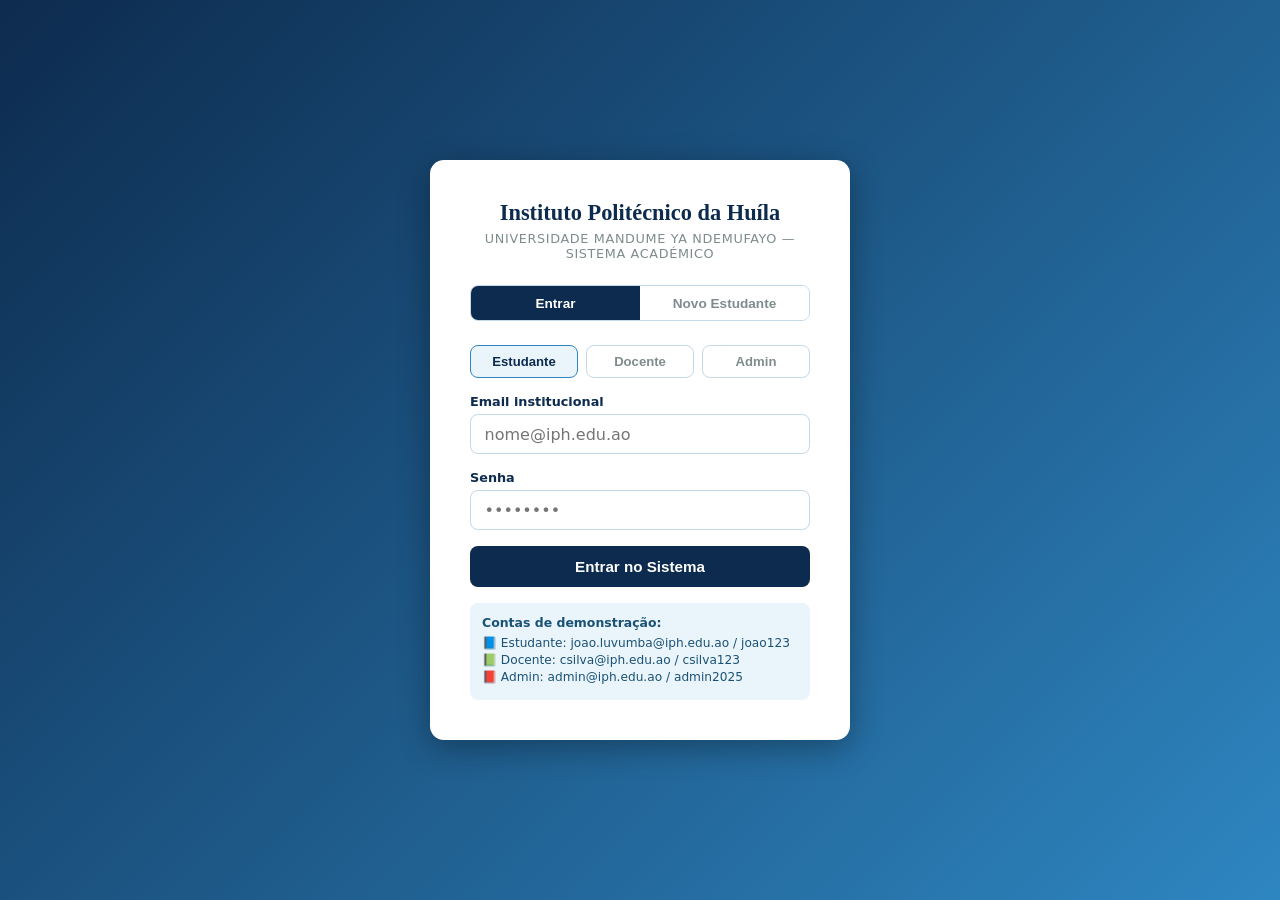
<file: frontend.html>
﻿<!DOCTYPE html>
<html lang="pt">
<head>
<meta charset="UTF-8"/>
<meta name="viewport" content="width=device-width,initial-scale=1.0"/>
<title>IPH/UMN — Sistema Académico</title>
<style>
:root{
  --azul:#0D2B4E;--azul2:#1A5276;--azul3:#2E86C1;--claro:#EAF4FB;
  --borda:#C5D8E8;--fundo:#F3F6FA;--txt:#2C3E50;
  --verde:#1E8449;--vclaro:#E9F7EF;
  --vermelho:#C0392B;--veclaro:#FDEDEC;
  --ouro:#B7770D;--oclaro:#FEF9E7;
  --cinza:#7F8C8D;
  --r:8px;--s:0 2px 10px rgba(13,43,78,.10);
}
*{box-sizing:border-box;margin:0;padding:0}
body{font-family:'Segoe UI',system-ui,sans-serif;background:var(--fundo);color:var(--txt);min-height:100vh}

/* ---- ECRÃ DE LOGIN / CADASTRO ---- */
#ecrã-auth{display:flex;align-items:center;justify-content:center;min-height:100vh;background:linear-gradient(135deg,var(--azul) 0%,var(--azul3) 100%)}
.caixa-auth{background:white;border-radius:14px;box-shadow:0 8px 32px #0005;padding:2.5rem;width:100%;max-width:420px}
.logo-auth{text-align:center;margin-bottom:1.5rem}
.logo-auth h1{font-family:Georgia,serif;font-size:1.4rem;color:var(--azul);margin-bottom:.3rem}
.logo-auth p{font-size:.8rem;color:var(--cinza);text-transform:uppercase;letter-spacing:.05em}
.tabs-auth{display:flex;border:1px solid var(--borda);border-radius:var(--r);overflow:hidden;margin-bottom:1.5rem}
.tab-btn{flex:1;padding:.6rem;font-size:.85rem;font-weight:700;border:0;cursor:pointer;background:white;color:var(--cinza);transition:all .2s}
.tab-btn.activo{background:var(--azul);color:white}
.forma-auth{display:none}.forma-auth.activo{display:block}
.papel-select{display:flex;gap:.5rem;margin-bottom:1rem}
.papel-btn{flex:1;padding:.5rem;border:1px solid var(--borda);border-radius:var(--r);background:white;cursor:pointer;font-size:.82rem;font-weight:600;color:var(--cinza);transition:all .2s}
.papel-btn.activo{border-color:var(--azul3);background:var(--claro);color:var(--azul)}
.campo{margin-bottom:1rem}
.campo label{display:block;font-size:.8rem;font-weight:700;color:var(--azul);margin-bottom:.3rem}
.campo input,.campo select{width:100%;padding:.6rem .85rem;border:1px solid var(--borda);border-radius:var(--r);font:inherit;color:var(--txt)}
.campo input:focus,.campo select:focus{outline:2px solid var(--azul3);border-color:var(--azul3)}
.btn-principal{width:100%;padding:.75rem;background:var(--azul);color:white;border:0;border-radius:var(--r);font-size:.95rem;font-weight:700;cursor:pointer;transition:background .2s}
.btn-principal:hover{background:var(--azul2)}
.msg-auth{margin-top:.75rem;padding:.6rem .9rem;border-radius:var(--r);font-size:.84rem;display:none}
.msg-auth.erro{background:var(--veclaro);color:var(--vermelho);display:block}
.msg-auth.ok{background:var(--vclaro);color:var(--verde);display:block}
.dica-auth{margin-top:1rem;background:var(--claro);border-radius:var(--r);padding:.75rem;font-size:.76rem;color:var(--azul2)}
.dica-auth strong{display:block;margin-bottom:.35rem;font-size:.78rem}
.dica-auth span{display:block;margin:.2rem 0}

/* ---- LAYOUT PRINCIPAL ---- */
#ecrã-app{display:none}
header{background:var(--azul);color:white;padding:0 1.5rem;height:60px;display:flex;align-items:center;justify-content:space-between;position:sticky;top:0;z-index:10;box-shadow:0 2px 8px #0004}
.header-esq{display:flex;align-items:center;gap:1rem}
.header-esq h1{font-family:Georgia,serif;font-size:1rem;font-weight:400}
.header-esq h1 span{display:block;font-size:.7rem;color:#aac5e0;text-transform:uppercase}
.badge-papel{padding:.25rem .75rem;border-radius:999px;font-size:.7rem;font-weight:700;text-transform:uppercase}
.badge-estudante{background:#1A5276;border:1px solid #2E86C1}
.badge-docente{background:#1E5631;border:1px solid #27AE60}
.badge-admin{background:#6E2F00;border:1px solid #E67E22}
#btn-logout{background:transparent;border:1px solid #aac5e0;color:white;padding:.3rem .8rem;border-radius:var(--r);cursor:pointer;font-size:.8rem}
#btn-logout:hover{background:#ffffff22}
#nome-utilizador{font-size:.82rem;color:#cce0f5}

.layout{display:grid;grid-template-columns:220px 1fr;min-height:calc(100vh - 60px)}
nav{background:white;border-right:1px solid var(--borda);padding:1rem 0;position:sticky;top:60px;height:calc(100vh - 60px);overflow-y:auto}
.nav-label{font-size:.65rem;color:#94A3B8;text-transform:uppercase;letter-spacing:.07em;padding:.65rem 1.1rem .3rem}
nav a{display:flex;align-items:center;gap:.5rem;padding:.6rem 1.1rem;border-left:3px solid transparent;color:var(--txt);text-decoration:none;font-size:.86rem;cursor:pointer;transition:all .15s}
nav a:hover,nav a.activo{background:var(--claro);border-left-color:var(--azul3);color:var(--azul);font-weight:600}
.nav-tag{margin-left:auto;font-size:.6rem;border:1px solid #C5D8E8;border-radius:999px;padding:.04rem .4rem;color:var(--azul2)}

main{padding:1.75rem;max-width:1150px}
.painel{display:none}.painel.activo{display:block}
.topo{border-bottom:2px solid var(--claro);margin-bottom:1.25rem;padding-bottom:.85rem}
.topo h2{font-family:Georgia,serif;color:var(--azul);font-size:1.35rem}
.topo p{font-size:.85rem;color:var(--cinza);margin-top:.2rem}
.chip{display:inline-block;font-size:.65rem;font-weight:700;text-transform:uppercase;padding:.15rem .55rem;border-radius:999px;margin-bottom:.4rem}
.chip-info{background:var(--claro);color:var(--azul2);border:1px solid #C5D8E8}
.chip-crud{background:var(--vclaro);color:var(--verde);border:1px solid #A9DFBF}
.chip-owl{background:var(--oclaro);color:var(--ouro);border:1px solid #F9E79F}
.chip-admin{background:#FBEEE6;color:#784212;border:1px solid #FAD7A0}

.card{background:white;border:1px solid var(--borda);border-radius:var(--r);box-shadow:var(--s);padding:1rem 1.25rem;margin-bottom:1rem}
.grid{display:grid;grid-template-columns:repeat(auto-fill,minmax(240px,1fr));gap:1rem}
.mini{background:white;border:1px solid var(--borda);border-radius:var(--r);box-shadow:var(--s);padding:1rem}
.mini h3{font-size:.93rem;color:var(--azul);margin-bottom:.3rem}
.mini p{font-size:.8rem;color:var(--cinza);margin:.15rem 0}

.toolbar{display:flex;gap:.5rem;flex-wrap:wrap;margin-bottom:1rem}
.btn{border:0;border-radius:var(--r);padding:.5rem .9rem;font-weight:700;cursor:pointer;font-size:.82rem;transition:all .15s}
.btn-pri{background:var(--azul);color:white}.btn-pri:hover{background:var(--azul2)}
.btn-sec{background:white;color:var(--azul2);border:1px solid var(--borda)}.btn-sec:hover{background:var(--claro)}
.btn-verde{background:var(--verde);color:white}.btn-verde:hover{background:#196F3D}
.btn-danger{background:var(--veclaro);color:var(--vermelho);border:1px solid #F5B7B1}

.formgrid{display:grid;grid-template-columns:1fr 1fr;gap:1rem}
.fg{margin-bottom:.85rem}
.fg label{display:block;font-size:.8rem;font-weight:700;color:var(--azul);margin-bottom:.3rem}
.fg input,.fg select{width:100%;padding:.5rem .75rem;border:1px solid var(--borda);border-radius:var(--r);font:inherit;color:var(--txt)}
.fg input:focus,.fg select:focus{outline:2px solid var(--azul3)}

.wrap{overflow-x:auto;border:1px solid var(--borda);border-radius:var(--r);background:white;box-shadow:var(--s);margin-bottom:1rem}
table{width:100%;border-collapse:collapse;font-size:.83rem}
th{background:var(--azul);color:white;text-align:left;padding:.65rem .85rem;text-transform:uppercase;font-size:.72rem;white-space:nowrap}
td{padding:.6rem .85rem;border-bottom:1px solid var(--borda);vertical-align:middle}
tr:last-child td{border-bottom:0}
tr:hover td{background:var(--claro)}

.pill{display:inline-flex;border-radius:999px;background:var(--claro);color:var(--azul);padding:.14rem .5rem;font-size:.7rem;margin:.1rem}
.pill-bolsa{background:var(--oclaro);color:var(--ouro);border:1px solid #F9E79F}
.pill-rep{background:var(--veclaro);color:var(--vermelho);border:1px solid #F5B7B1}
.pill-apr{background:var(--vclaro);color:var(--verde);border:1px solid #A9DFBF}

.alerta{padding:.7rem 1rem;border-radius:var(--r);font-size:.86rem;margin-bottom:1rem}
.alerta-ok{background:var(--vclaro);color:var(--verde);border:1px solid #A9DFBF}
.alerta-err{background:var(--veclaro);color:var(--vermelho);border:1px solid #F5B7B1}
.alerta-info{background:var(--claro);color:var(--azul);border:1px solid #C5D8E8}

.estado{text-align:center;color:var(--cinza);padding:2.5rem 1rem;font-size:.9rem}
.nota-owl{background:var(--oclaro);border-left:4px solid var(--ouro);padding:.7rem 1rem;border-radius:0 var(--r) var(--r) 0;font-size:.81rem;color:var(--ouro);margin-bottom:1rem}

.resumo-grid{display:grid;grid-template-columns:repeat(auto-fill,minmax(150px,1fr));gap:1rem;margin-bottom:1.5rem}
.resumo-card{background:white;border:1px solid var(--borda);border-radius:var(--r);box-shadow:var(--s);padding:1.25rem;text-align:center}
.resumo-card .num{font-size:2rem;font-weight:700;color:var(--azul);line-height:1}
.resumo-card .label{font-size:.75rem;color:var(--cinza);margin-top:.35rem;text-transform:uppercase}

footer{background:var(--azul);color:#8EACC5;text-align:center;font-size:.72rem;padding:.65rem;margin-top:2rem}

@media(max-width:760px){
  .layout{grid-template-columns:1fr}
  nav{position:static;height:auto}
  .formgrid{grid-template-columns:1fr}
  main{padding:1rem}
  header{padding:0 1rem}
}
</style>
</head>
<body>

<!-- ===================== ECRÃ AUTH ===================== -->
<div id="ecrã-auth">
<div class="caixa-auth">
  <div class="logo-auth">
    <h1>Instituto Politécnico da Huíla</h1>
    <p>Universidade Mandume Ya Ndemufayo — Sistema Académico</p>
  </div>

  <div class="tabs-auth">
    <button class="tab-btn activo" onclick="mudarTab('login')">Entrar</button>
    <button class="tab-btn" onclick="mudarTab('cadastro')">Novo Estudante</button>
  </div>

  <!-- LOGIN -->
  <div class="forma-auth activo" id="tab-login">
    <div class="papel-select">
      <button class="papel-btn activo" onclick="selecionarPapel(this,'estudante')">Estudante</button>
      <button class="papel-btn" onclick="selecionarPapel(this,'docente')">Docente</button>
      <button class="papel-btn" onclick="selecionarPapel(this,'admin')">Admin</button>
    </div>
    <div class="campo"><label>Email institucional</label><input id="login-email" type="email" placeholder="nome@iph.edu.ao"></div>
    <div class="campo"><label>Senha</label><input id="login-senha" type="password" placeholder="••••••••"></div>
    <button class="btn-principal" onclick="fazerLogin()">Entrar no Sistema</button>
    <div id="msg-login" class="msg-auth"></div>
    <div class="dica-auth">
      <strong>Contas de demonstração:</strong>
      <span>📘 Estudante: joao.luvumba@iph.edu.ao / joao123</span>
      <span>📗 Docente: csilva@iph.edu.ao / csilva123</span>
      <span>📕 Admin: admin@iph.edu.ao / admin2025</span>
    </div>
  </div>

  <!-- CADASTRO ESTUDANTE -->
  <div class="forma-auth" id="tab-cadastro">
    <div class="campo"><label>Nome completo</label><input id="cad-nome" placeholder="João Manuel Luvumba"></div>
    <div class="campo"><label>Email institucional</label><input id="cad-email" type="email" placeholder="nome@iph.edu.ao"></div>
    <div class="campo"><label>Número de estudante</label><input id="cad-numero" placeholder="2025/INF/001"></div>
    <div class="campo"><label>Curso</label>
      <select id="cad-curso">
        <option value="CursoInformatica">Lic. em Engenharia Informática</option>
        <option value="CursoMecanica">Lic. em Engenharia Mecânica</option>
        <option value="CursoGestao">Lic. em Gestão de Empresas</option>
      </select>
    </div>
    <div class="campo"><label>Senha</label><input id="cad-senha" type="password" placeholder="Mínimo 6 caracteres"></div>
    <div class="campo"><label>Bolsa de estudo (AOA, opcional)</label><input id="cad-bolsa" type="number" placeholder="Ex: 75000"></div>
    <button class="btn-principal" onclick="fazerCadastro()">Criar Conta</button>
    <div id="msg-cadastro" class="msg-auth"></div>
  </div>
</div>
</div>

<!-- ===================== ECRÃ APP ===================== -->
<div id="ecrã-app">
<header>
  <div class="header-esq">
    <h1>IPH — Sistema Académico<span>Instituto Politécnico da Huíla / UMN</span></h1>
    <span id="badge-papel" class="badge-papel"></span>
  </div>
  <div style="display:flex;align-items:center;gap:.75rem">
    <span id="nome-utilizador"></span>
    <button id="btn-logout" onclick="fazerLogout()">Sair</button>
  </div>
</header>

<div class="layout">
<nav id="nav-lateral"></nav>
<main id="conteudo-main">
  <!-- Painéis gerados dinamicamente conforme o papel -->

  <!-- ========== ESTUDANTE ========== -->
  <section id="painel-minha-area" class="painel">
    <div class="topo"><span class="chip chip-info">Minha Área</span><h2>Perfil Académico</h2><p>Os teus dados, curso e situação académica.</p></div>
    <div class="toolbar"><button class="btn btn-pri" onclick="carregarMinhaArea()">Actualizar</button></div>
    <div id="conteudo-minha-area"></div>
  </section>

  <section id="painel-minhas-avaliacoes" class="painel">
    <div class="topo"><span class="chip chip-info">Notas</span><h2>As Minhas Avaliações</h2><p>Resultados das tuas avaliações por disciplina.</p></div>
    <div class="toolbar"><button class="btn btn-pri" onclick="carregarMinhasAvaliacoes()">Actualizar</button></div>
    <div id="conteudo-minhas-avaliacoes"></div>
  </section>

  <section id="painel-meus-colegas" class="painel">
    <div class="topo"><span class="chip chip-owl">Simetria OWL</span><h2>Os Meus Colegas</h2><p>Relação colegaDe inferida por simetria OWL-RL.</p></div>
    <div class="toolbar"><button class="btn btn-pri" onclick="carregarMeusColegas()">Actualizar</button></div>
    <div id="conteudo-meus-colegas"></div>
  </section>

  <!-- ========== DOCENTE ========== -->
  <section id="painel-minhas-disciplinas" class="painel">
    <div class="topo"><span class="chip chip-info">Docente</span><h2>As Minhas Disciplinas</h2><p>Disciplinas atribuídas ao teu perfil docente.</p></div>
    <div class="toolbar"><button class="btn btn-pri" onclick="carregarMinhasDisciplinas()">Actualizar</button></div>
    <div id="conteudo-minhas-disciplinas"></div>
  </section>

  <section id="painel-turma" class="painel">
    <div class="topo"><span class="chip chip-info">Turma</span><h2>Estudantes por Turma</h2><p>Selecciona a disciplina para ver os estudantes inscritos.</p></div>
    <div class="card">
      <div class="fg"><label>Disciplina</label><select id="sel-turma-disc"></select></div>
      <button class="btn btn-pri" onclick="carregarTurma()">Ver Turma</button>
    </div>
    <div id="conteudo-turma"></div>
  </section>

  <section id="painel-lancar-nota" class="painel">
    <div class="topo"><span class="chip chip-crud">CRUD</span><h2>Lançar Avaliação</h2><p>Regista ou edita notas dos estudantes nas tuas disciplinas.</p></div>
    <div id="msg-nota"></div>
    <div class="card">
      <div class="formgrid">
        <div class="fg"><label>ID da Avaliação</label><input id="nota-id" placeholder="Av011"></div>
        <div class="fg"><label>Data</label><input id="nota-data" type="date"></div>
        <div class="fg"><label>Estudante</label><select id="nota-estudante"></select></div>
        <div class="fg"><label>Disciplina</label><select id="nota-disciplina"></select></div>
        <div class="fg"><label>Nota (0–20)</label><input id="nota-valor" type="number" min="0" max="20" step="0.1"></div>
      </div>
      <div class="toolbar">
        <button id="btn-nota" class="btn btn-verde" onclick="guardarNota()">Lançar Nota</button>
        <button class="btn btn-sec" onclick="limparFormNota()">Limpar</button>
      </div>
    </div>
    <div class="toolbar"><button class="btn btn-pri" onclick="carregarTodasAvaliacoes()">Ver Todas as Avaliações</button></div>
    <div id="conteudo-avaliacoes-doc"></div>
  </section>

  <!-- ========== PÚBLICO / SEMÂNTICA ========== -->
  <section id="painel-estudantes" class="painel">
    <div class="topo"><span class="chip chip-info">Consulta</span><h2>Estudantes</h2><p>Lista completa de estudantes matriculados.</p></div>
    <div class="toolbar"><button class="btn btn-pri" onclick="carregarEstudantes()">Actualizar</button></div>
    <div id="conteudo-estudantes"></div>
  </section>

  <section id="painel-docentes" class="painel">
    <div class="topo"><span class="chip chip-info">Consulta</span><h2>Docentes</h2><p>Corpo docente, departamentos e disciplinas.</p></div>
    <div class="toolbar"><button class="btn btn-pri" onclick="carregarDocentes()">Carregar</button></div>
    <div id="conteudo-docentes"></div>
  </section>

  <section id="painel-disciplinas" class="painel">
    <div class="topo"><span class="chip chip-info">Consulta</span><h2>Disciplinas</h2><p>Código, carga horária, curso e pré-requisitos.</p></div>
    <div class="toolbar"><button class="btn btn-pri" onclick="carregarDisciplinas()">Carregar</button></div>
    <div id="conteudo-disciplinas"></div>
  </section>

  <section id="painel-bolseiros" class="painel">
    <div class="topo"><span class="chip chip-owl">Semântica</span><h2>Estudantes Bolseiros</h2><p>Classe EstudanteBolseiro com valor de bolsa em AOA.</p></div>
    <div class="toolbar"><button class="btn btn-pri" onclick="carregarBolseiros()">Carregar</button></div>
    <div id="conteudo-bolseiros"></div>
  </section>

  <section id="painel-prerequisitos" class="painel">
    <div class="topo"><span class="chip chip-owl">OWL Transitivo</span><h2>Pré-Requisitos</h2><p>Directos e indirectos inferidos por transitividade OWL-RL.</p></div>
    <div class="nota-owl">⚙️ O <em>reasoner</em> infere automaticamente cadeias de pré-requisitos — ex: BDIII exige BDII que exige BDI.</div>
    <div class="card">
      <div class="fg"><label>Disciplina</label><select id="sel-prereq-disc"></select></div>
      <button class="btn btn-pri" onclick="carregarPrerequisitos()">Consultar</button>
    </div>
    <div id="conteudo-prerequisitos"></div>
  </section>

  <section id="painel-elegiveis" class="painel">
    <div class="topo"><span class="chip chip-owl">OWL</span><h2>Estudantes Elegíveis</h2><p>Cumprem todos os pré-requisitos e ainda não frequentam a disciplina.</p></div>
    <div class="card">
      <div class="fg"><label>Disciplina</label><select id="sel-eleg-disc"></select></div>
      <button class="btn btn-pri" onclick="carregarElegiveis()">Ver Elegíveis</button>
    </div>
    <div id="conteudo-elegiveis"></div>
  </section>

  <section id="painel-reprovados" class="painel">
    <div class="topo"><span class="chip chip-owl">Semântica</span><h2>Reprovações</h2><p>Estudantes com nota inferior a 10 — marcados semanticamente no grafo.</p></div>
    <div class="toolbar"><button class="btn btn-pri" onclick="carregarReprovados()">Carregar</button></div>
    <div id="conteudo-reprovados"></div>
  </section>

  <section id="painel-estatisticas" class="painel">
    <div class="topo"><span class="chip chip-owl">SPARQL</span><h2>Estatísticas</h2><p>Médias por disciplina via consulta SPARQL com propriedade inversa.</p></div>
    <div class="toolbar"><button class="btn btn-pri" onclick="carregarEstatisticas()">Carregar</button></div>
    <div id="conteudo-estatisticas"></div>
  </section>

  <!-- ========== ADMIN ========== -->
  <section id="painel-admin-resumo" class="painel">
    <div class="topo"><span class="chip chip-admin">Admin</span><h2>Resumo Institucional</h2><p>IPH / UMN — contagem de entidades no grafo RDF.</p></div>
    <div class="toolbar"><button class="btn btn-pri" onclick="carregarResumo()">Actualizar</button></div>
    <div id="conteudo-resumo"></div>
  </section>

  <section id="painel-admin-dep" class="painel">
    <div class="topo"><span class="chip chip-admin">CRUD</span><h2>Departamentos</h2><p>Gerir departamentos da IPH/UMN.</p></div>
    <div id="msg-dep"></div>
    <div class="card">
      <div class="formgrid">
        <div class="fg"><label>ID (sem espaços)</label><input id="dep-id" placeholder="DCI"></div>
        <div class="fg"><label>Sigla</label><input id="dep-sigla" placeholder="DCI"></div>
      </div>
      <div class="fg"><label>Nome completo</label><input id="dep-nome" placeholder="Departamento de Ciências Informáticas"></div>
      <div class="toolbar">
        <button id="btn-dep" class="btn btn-verde" onclick="guardarDep()">Criar Departamento</button>
        <button class="btn btn-sec" onclick="limparDep()">Limpar</button>
      </div>
    </div>
    <div class="toolbar"><button class="btn btn-pri" onclick="carregarDeps()">Actualizar Lista</button></div>
    <div id="conteudo-dep"></div>
  </section>

  <section id="painel-admin-cursos" class="painel">
    <div class="topo"><span class="chip chip-admin">CRUD</span><h2>Cursos</h2><p>Gerir licenciaturas e associar a departamentos.</p></div>
    <div id="msg-curso"></div>
    <div class="card">
      <div class="formgrid">
        <div class="fg"><label>ID (sem espaços)</label><input id="curso-id" placeholder="CursoEngCivil"></div>
        <div class="fg"><label>Departamento</label><select id="curso-dep"></select></div>
      </div>
      <div class="fg"><label>Nome do curso</label><input id="curso-nome" placeholder="Licenciatura em Engenharia Civil"></div>
      <div class="toolbar">
        <button id="btn-curso" class="btn btn-verde" onclick="guardarCurso()">Criar Curso</button>
        <button class="btn btn-sec" onclick="limparCurso()">Limpar</button>
      </div>
    </div>
    <div class="toolbar"><button class="btn btn-pri" onclick="carregarCursosList()">Actualizar Lista</button></div>
    <div id="conteudo-cursos"></div>
  </section>

  <section id="painel-admin-docentes" class="painel">
    <div class="topo"><span class="chip chip-admin">CRUD</span><h2>Docentes</h2><p>Registar e gerir o corpo docente.</p></div>
    <div id="msg-admin-doc"></div>
    <div class="card">
      <div class="formgrid">
        <div class="fg"><label>ID RDF</label><input id="adoc-id" placeholder="ProfSousa"></div>
        <div class="fg"><label>Departamento</label><select id="adoc-dep"></select></div>
        <div class="fg"><label>Nome</label><input id="adoc-nome" placeholder="Maria Sousa"></div>
        <div class="fg"><label>Email (@iph.edu.ao)</label><input id="adoc-email" type="email" placeholder="msousa@iph.edu.ao"></div>
      </div>
      <div class="toolbar">
        <button class="btn btn-verde" onclick="criarDocente()">Criar Docente</button>
        <button class="btn btn-sec" onclick="limparDocAdmin()">Limpar</button>
      </div>
    </div>
    <div class="toolbar"><button class="btn btn-pri" onclick="carregarDocentesAdmin()">Actualizar Lista</button></div>
    <div id="conteudo-docentes-admin"></div>
  </section>

  <section id="painel-admin-disciplinas" class="painel">
    <div class="topo"><span class="chip chip-admin">CRUD</span><h2>Disciplinas</h2><p>Gerir disciplinas, pré-requisitos e afectação de docentes.</p></div>
    <div id="msg-disc"></div>
    <div class="card">
      <div class="formgrid">
        <div class="fg"><label>ID RDF</label><input id="disc-id" placeholder="ArqSistemas"></div>
        <div class="fg"><label>Código</label><input id="disc-codigo" placeholder="INF401"></div>
        <div class="fg"><label>Nome</label><input id="disc-nome" placeholder="Arquitectura de Sistemas"></div>
        <div class="fg"><label>Carga Horária (h)</label><input id="disc-carga" type="number" placeholder="4"></div>
        <div class="fg"><label>Curso</label><select id="disc-curso"></select></div>
        <div class="fg"><label>Docente</label><select id="disc-docente"><option value="">— Sem docente —</option></select></div>
      </div>
      <div class="toolbar">
        <button class="btn btn-verde" onclick="criarDisciplina()">Criar Disciplina</button>
        <button class="btn btn-sec" onclick="limparDiscAdmin()">Limpar</button>
      </div>
    </div>
    <div class="toolbar"><button class="btn btn-pri" onclick="carregarDiscAdmin()">Actualizar Lista</button></div>
    <div id="conteudo-disc-admin"></div>
  </section>

</main>
</div>
<footer>Instituto Politécnico da Huíla · Universidade Mandume Ya Ndemufayo · Sistema de Gestão Académica v3.0 · Web Semântica OWL-RL + SPARQL</footer>
</div>

<script>
const API = '';
let papelActual = '';
let idRdfActual = '';

// ============================================================
//  AUTH
// ============================================================
function mudarTab(tab) {
  document.querySelectorAll('.tab-btn').forEach((b,i) => b.classList.toggle('activo', (i===0&&tab==='login')||(i===1&&tab==='cadastro')));
  document.getElementById('tab-login').classList.toggle('activo', tab==='login');
  document.getElementById('tab-cadastro').classList.toggle('activo', tab==='cadastro');
}

function selecionarPapel(btn) {
  document.querySelectorAll('.papel-btn').forEach(b => b.classList.remove('activo'));
  btn.classList.add('activo');
  const dicas = {
    estudante: 'joao.luvumba@iph.edu.ao / joao123',
    docente:   'csilva@iph.edu.ao / csilva123',
    admin:     'admin@iph.edu.ao / admin2025'
  };
  const p = btn.textContent.trim().toLowerCase();
  document.getElementById('login-email').value = '';
  document.getElementById('login-senha').value = '';
}

async function fazerLogin() {
  const email = document.getElementById('login-email').value.trim();
  const senha = document.getElementById('login-senha').value;
  const msg = document.getElementById('msg-login');
  msg.className = 'msg-auth'; msg.textContent = '';
  if (!email || !senha) { msg.className='msg-auth erro'; msg.textContent='Preenche o email e a senha.'; return; }
  try {
    const r = await fetch(`${API}/auth/login`, {method:'POST',headers:{'Content-Type':'application/json'},body:JSON.stringify({email,senha}),credentials:'include'});
    const d = await r.json();
    if (!r.ok) { msg.className='msg-auth erro'; msg.textContent=d.erro||'Erro ao entrar.'; return; }
    papelActual = d.papel; idRdfActual = d.id_rdf;
    entrarNoApp(d);
  } catch(e) { msg.className='msg-auth erro'; msg.textContent='Não foi possível ligar ao servidor.'; }
}

async function fazerCadastro() {
  const nome = document.getElementById('cad-nome').value.trim();
  const email = document.getElementById('cad-email').value.trim();
  const numero = document.getElementById('cad-numero').value.trim();
  const curso = document.getElementById('cad-curso').value;
  const senha = document.getElementById('cad-senha').value;
  const bolsa = document.getElementById('cad-bolsa').value;
  const msg = document.getElementById('msg-cadastro');
  msg.className='msg-auth'; msg.textContent='';
  if (!nome||!email||!numero||!senha) { msg.className='msg-auth erro'; msg.textContent='Preenche todos os campos obrigatórios.'; return; }
  try {
    const r = await fetch(`${API}/auth/cadastro`, {method:'POST',headers:{'Content-Type':'application/json'},body:JSON.stringify({nome,email,numero,curso,senha,valor_bolsa:bolsa||null}),credentials:'include'});
    const d = await r.json();
    if (!r.ok) { msg.className='msg-auth erro'; msg.textContent=d.erro||'Erro.'; return; }
    msg.className='msg-auth ok'; msg.textContent='Conta criada! Entra com o teu email e senha.';
    setTimeout(()=>mudarTab('login'),2000);
  } catch(e) { msg.className='msg-auth erro'; msg.textContent='Erro de ligação.'; }
}

async function fazerLogout() {
  await fetch(`${API}/auth/logout`,{method:'POST',credentials:'include'});
  document.getElementById('ecrã-app').style.display='none';
  document.getElementById('ecrã-auth').style.display='flex';
  papelActual=''; idRdfActual='';
}

function entrarNoApp(info) {
  document.getElementById('ecrã-auth').style.display='none';
  document.getElementById('ecrã-app').style.display='block';
  const badge = document.getElementById('badge-papel');
  badge.textContent = info.papel;
  badge.className = `badge-papel badge-${info.papel}`;
  document.getElementById('nome-utilizador').textContent = info.email;
  construirNav(info.papel);
  // Painel inicial por papel
  if (info.papel==='estudante') { mostrar('minha-area'); carregarMinhaArea(); }
  else if (info.papel==='docente') { mostrar('minhas-disciplinas'); carregarMinhasDisciplinas(); }
  else { mostrar('admin-resumo'); carregarResumo(); }
}

function construirNav(papel) {
  const nav = document.getElementById('nav-lateral');
  const secoes = {
    estudante: `
      <div class="nav-label">Minha Área</div>
      <a onclick="mostrar('minha-area');carregarMinhaArea()">📋 Perfil Académico</a>
      <a onclick="mostrar('minhas-avaliacoes');carregarMinhasAvaliacoes()">📊 As Minhas Notas</a>
      <a onclick="mostrar('meus-colegas');carregarMeusColegas()">👥 Colegas <span class="nav-tag">OWL</span></a>
      <div class="nav-label">Consultar</div>
      <a onclick="mostrar('estudantes');carregarEstudantes()">Estudantes</a>
      <a onclick="mostrar('docentes');carregarDocentes()">Docentes</a>
      <a onclick="mostrar('disciplinas');carregarDisciplinas()">Disciplinas</a>
      <a onclick="mostrar('bolseiros');carregarBolseiros()">Bolseiros <span class="nav-tag">AOA</span></a>
      <div class="nav-label">Semântica</div>
      <a onclick="mostrar('prerequisitos');carregarSelsDisciplinas()">Pré-Requisitos <span class="nav-tag">OWL</span></a>
      <a onclick="mostrar('elegiveis');carregarSelsDisciplinas()">Elegíveis <span class="nav-tag">OWL</span></a>
      <a onclick="mostrar('reprovados');carregarReprovados()">Reprovações <span class="nav-tag">RDF</span></a>
      <a onclick="mostrar('estatisticas');carregarEstatisticas()">Estatísticas <span class="nav-tag">SPARQL</span></a>`,
    docente: `
      <div class="nav-label">Área Docente</div>
      <a onclick="mostrar('minhas-disciplinas');carregarMinhasDisciplinas()">📚 As Minhas Disciplinas</a>
      <a onclick="mostrar('turma');carregarSelTurma()">👥 Turma</a>
      <a onclick="mostrar('lancar-nota');carregarFormNota()">✏️ Lançar Avaliação <span class="nav-tag">CRUD</span></a>
      <div class="nav-label">Consultar</div>
      <a onclick="mostrar('estudantes');carregarEstudantes()">Estudantes</a>
      <a onclick="mostrar('docentes');carregarDocentes()">Docentes</a>
      <a onclick="mostrar('disciplinas');carregarDisciplinas()">Disciplinas</a>
      <div class="nav-label">Semântica</div>
      <a onclick="mostrar('prerequisitos');carregarSelsDisciplinas()">Pré-Requisitos <span class="nav-tag">OWL</span></a>
      <a onclick="mostrar('elegiveis');carregarSelsDisciplinas()">Elegíveis <span class="nav-tag">OWL</span></a>
      <a onclick="mostrar('reprovados');carregarReprovados()">Reprovações <span class="nav-tag">RDF</span></a>
      <a onclick="mostrar('estatisticas');carregarEstatisticas()">Estatísticas <span class="nav-tag">SPARQL</span></a>`,
    admin: `
      <div class="nav-label">Administração</div>
      <a onclick="mostrar('admin-resumo');carregarResumo()">🏛️ Resumo Institucional</a>
      <a onclick="mostrar('admin-dep');carregarDeps()">Departamentos <span class="nav-tag">CRUD</span></a>
      <a onclick="mostrar('admin-cursos');carregarCursosList()">Cursos <span class="nav-tag">CRUD</span></a>
      <a onclick="mostrar('admin-docentes');carregarDocentesAdmin()">Docentes <span class="nav-tag">CRUD</span></a>
      <a onclick="mostrar('admin-disciplinas');carregarDiscAdmin()">Disciplinas <span class="nav-tag">CRUD</span></a>
      <div class="nav-label">Consultar</div>
      <a onclick="mostrar('estudantes');carregarEstudantes()">Estudantes</a>
      <a onclick="mostrar('bolseiros');carregarBolseiros()">Bolseiros <span class="nav-tag">AOA</span></a>
      <div class="nav-label">Semântica</div>
      <a onclick="mostrar('prerequisitos');carregarSelsDisciplinas()">Pré-Requisitos <span class="nav-tag">OWL</span></a>
      <a onclick="mostrar('reprovados');carregarReprovados()">Reprovações <span class="nav-tag">RDF</span></a>
      <a onclick="mostrar('estatisticas');carregarEstatisticas()">Estatísticas <span class="nav-tag">SPARQL</span></a>`
  };
  nav.innerHTML = secoes[papel] || '';
}

function mostrar(id) {
  document.querySelectorAll('.painel').forEach(p=>p.classList.remove('activo'));
  const el = document.getElementById(`painel-${id}`);
  if (el) el.classList.add('activo');
  document.querySelectorAll('nav a').forEach(a=>a.classList.remove('activo'));
}

// ============================================================
//  HELPERS
// ============================================================
async function api(path, opts={}) {
  return fetch(`${API}${path}`, {credentials:'include',...opts,headers:{'Content-Type':'application/json',...(opts.headers||{})}});
}

function pill(txt, cls='') { return `<span class="pill ${cls}">${txt}</span>`; }
function situacaoPill(nota) {
  if (nota===null||nota===undefined) return '';
  return nota >= 10 ? pill('Aprovado ✓','pill-apr') : pill(`Reprovado ${nota}< 10`,'pill-rep');
}
function mostrarMsg(elId, texto, tipo='ok') {
  const el = document.getElementById(elId);
  if (!el) return;
  el.className = `alerta alerta-${tipo==='ok'?'ok':tipo==='err'?'err':'info'}`;
  el.textContent = texto;
  el.style.display='block';
  setTimeout(()=>{ el.style.display='none'; }, 4000);
}
function tabelaVazia(msg='Sem dados.') { return `<div class="estado">${msg}</div>`; }

function preencherSelect(sel, lista, valFn, txtFn, placeholder='') {
  const el = document.getElementById(sel);
  if (!el) return;
  el.innerHTML = placeholder ? `<option value="">${placeholder}</option>` : '';
  lista.forEach(i => { const o=document.createElement('option'); o.value=valFn(i); o.textContent=txtFn(i); el.appendChild(o); });
}

// ============================================================
//  ÁREA ESTUDANTE
// ============================================================
async function carregarMinhaArea() {
  const r = await api('/minha-area');
  const d = await r.json();
  const el = document.getElementById('conteudo-minha-area');
  if (!r.ok) { el.innerHTML=`<div class="alerta alerta-err">${d.erro}</div>`; return; }
  el.innerHTML = `
  <div class="grid" style="margin-bottom:1rem">
    <div class="mini"><h3>👤 ${d.nome}</h3><p>Nº: <strong>${d.numero||'—'}</strong></p><p>Email: ${d.email||'—'}</p></div>
    <div class="mini"><h3>🎓 Curso</h3><p>${d.curso||'—'}</p>${d.bolseiro?`<p style="margin-top:.5rem">${pill('Bolseiro ✓','pill-bolsa')} <strong>${(d.valor_bolsa||0).toLocaleString()} ${d.moeda_bolsa}</strong></p>`:''}</div>
    ${d.tem_reprovacao?`<div class="mini"><h3>⚠️ Atenção</h3><p>${pill('Tem reprovação pendente','pill-rep')}</p><p style="font-size:.78rem;margin-top:.4rem">Contacta a secretaria para 2.ª época.</p></div>`:''}
  </div>
  ${d.avaliacoes&&d.avaliacoes.length?`
  <div class="topo"><h2 style="font-size:1.1rem">Avaliações Registadas</h2></div>
  <div class="wrap"><table><thead><tr><th>Disciplina</th><th>Nota</th><th>Situação</th><th>Data</th></tr></thead><tbody>
  ${d.avaliacoes.map(a=>`<tr><td>${a.disciplina||a.disciplina_id}</td><td><strong>${a.nota}</strong>/20</td><td>${situacaoPill(a.nota)}</td><td>${a.data||'—'}</td></tr>`).join('')}
  </tbody></table></div>`:''}`;
}

async function carregarMinhasAvaliacoes() {
  const r = await api('/minhas-avaliacoes');
  const lista = await r.json();
  const el = document.getElementById('conteudo-minhas-avaliacoes');
  if (!lista.length) { el.innerHTML=tabelaVazia('Sem avaliações registadas.'); return; }
  el.innerHTML = `<div class="wrap"><table><thead><tr><th>Disciplina</th><th>Nota</th><th>Situação</th><th>Data</th></tr></thead><tbody>
  ${lista.map(a=>`<tr><td>${a.disciplina||'—'}</td><td><strong>${a.nota}</strong>/20</td><td>${situacaoPill(a.nota)}</td><td>${a.data||'—'}</td></tr>`).join('')}
  </tbody></table></div>`;
}

async function carregarMeusColegas() {
  const r = await api('/meus-colegas');
  const d = await r.json();
  const el = document.getElementById('conteudo-meus-colegas');
  if (!d.colegas||!d.colegas.length) { el.innerHTML=tabelaVazia('Nenhum colega encontrado.'); return; }
  el.innerHTML = `<div class="alerta alerta-info">Relação simétrica — se és colega de X, X é colega teu (inferido pelo OWL-RL).</div>
  <div class="grid">${d.colegas.map(c=>`<div class="mini"><h3>👤 ${c.nome}</h3><p>${c.email||''}</p></div>`).join('')}</div>`;
}

// ============================================================
//  ÁREA DOCENTE
// ============================================================
async function carregarMinhasDisciplinas() {
  const r = await api('/minhas-disciplinas');
  const lista = await r.json();
  const el = document.getElementById('conteudo-minhas-disciplinas');
  if (!lista.length) { el.innerHTML=tabelaVazia('Nenhuma disciplina atribuída.'); return; }
  el.innerHTML = `<div class="grid">${lista.map(d=>`
  <div class="mini">
    <h3>${d.nome}</h3>
    <p>Código: <strong>${d.codigo}</strong> · ${d.carga_horaria}h/sem</p>
    <p>${d.curso||'—'}</p>
    ${d.prerequisitos&&d.prerequisitos.length?`<p style="margin-top:.4rem">Pré-req: ${d.prerequisitos.map(p=>pill(p.nome)).join('')}</p>`:''}
  </div>`).join('')}</div>`;
}

async function carregarSelTurma() {
  const r = await api('/minhas-disciplinas');
  const lista = await r.json();
  preencherSelect('sel-turma-disc', lista, d=>d.id, d=>d.nome, '— Selecciona —');
}

async function carregarTurma() {
  const discId = document.getElementById('sel-turma-disc').value;
  if (!discId) return;
  const r = await api(`/turma/${discId}`);
  const d = await r.json();
  const el = document.getElementById('conteudo-turma');
  if (!r.ok) { el.innerHTML=`<div class="alerta alerta-err">${d.erro}</div>`; return; }
  if (!d.estudantes.length) { el.innerHTML=tabelaVazia(`Nenhum estudante inscrito em ${d.disciplina}.`); return; }
  el.innerHTML = `<div class="alerta alerta-info">Disciplina: <strong>${d.disciplina}</strong> · ${d.total} estudante(s)</div>
  <div class="wrap"><table><thead><tr><th>Nome</th><th>Nº</th><th>Email</th><th>Bolseiro</th></tr></thead><tbody>
  ${d.estudantes.map(e=>`<tr><td>${e.nome}</td><td>${e.numero||'—'}</td><td>${e.email||'—'}</td><td>${e.bolseiro?pill('Sim ✓','pill-bolsa'):'—'}</td></tr>`).join('')}
  </tbody></table></div>`;
}

async function carregarFormNota() {
  const [re, rd] = await Promise.all([api('/estudantes'), api('/minhas-disciplinas')]);
  const ests = await re.json();
  const discs = await rd.json();
  preencherSelect('nota-estudante', ests, e=>e.id, e=>e.nome, '— Estudante —');
  preencherSelect('nota-disciplina', discs, d=>d.id, d=>d.nome, '— Disciplina —');
  document.getElementById('nota-data').value = new Date().toISOString().split('T')[0];
}

let editarNotaId = null;
async function guardarNota() {
  const id = document.getElementById('nota-id').value.trim();
  const estudante = document.getElementById('nota-estudante').value;
  const disciplina = document.getElementById('nota-disciplina').value;
  const nota = document.getElementById('nota-valor').value;
  const data = document.getElementById('nota-data').value;
  if (!id||!estudante||!disciplina||!nota||!data) { mostrarMsg('msg-nota','Preenche todos os campos.','err'); return; }
  if (editarNotaId) {
    const r = await api(`/avaliacoes/${editarNotaId}`,{method:'PUT',body:JSON.stringify({nota:parseFloat(nota),data})});
    const d = await r.json();
    mostrarMsg('msg-nota', r.ok?'Avaliação actualizada.':d.erro, r.ok?'ok':'err');
    editarNotaId=null; document.getElementById('btn-nota').textContent='Lançar Nota';
  } else {
    const r = await api('/avaliacoes',{method:'POST',body:JSON.stringify({id,estudante,disciplina,nota:parseFloat(nota),data})});
    const d = await r.json();
    mostrarMsg('msg-nota', r.ok?`Nota lançada. Situação: ${d.situacao}`:d.erro, r.ok?'ok':'err');
  }
  if (document.getElementById('conteudo-avaliacoes-doc').innerHTML) carregarTodasAvaliacoes();
  limparFormNota();
}

function limparFormNota() {
  ['nota-id','nota-valor'].forEach(id=>document.getElementById(id).value='');
  document.getElementById('nota-estudante').selectedIndex=0;
  document.getElementById('nota-disciplina').selectedIndex=0;
  editarNotaId=null;
  document.getElementById('btn-nota').textContent='Lançar Nota';
}

async function carregarTodasAvaliacoes() {
  const r = await api('/avaliacoes');
  const lista = await r.json();
  const el = document.getElementById('conteudo-avaliacoes-doc');
  if (!lista.length) { el.innerHTML=tabelaVazia(); return; }
  el.innerHTML = `<div class="wrap"><table><thead><tr><th>ID</th><th>Estudante</th><th>Disciplina</th><th>Nota</th><th>Situação</th><th>Data</th><th>Acções</th></tr></thead><tbody>
  ${lista.map(a=>`<tr>
    <td>${a.id}</td><td>${a.estudante||'—'}</td><td>${a.disciplina||'—'}</td>
    <td><strong>${a.nota}</strong>/20</td><td>${situacaoPill(a.nota)}</td><td>${a.data||'—'}</td>
    <td>
      <button class="btn btn-sec" style="padding:.3rem .6rem;font-size:.75rem" onclick="editarNota('${a.id}','${a.nota}','${a.data}')">✏️</button>
      <button class="btn btn-danger" style="padding:.3rem .6rem;font-size:.75rem" onclick="apagarNota('${a.id}')">🗑️</button>
    </td>
  </tr>`).join('')}
  </tbody></table></div>`;
}

function editarNota(id, nota, data) {
  document.getElementById('nota-id').value = id;
  document.getElementById('nota-valor').value = nota;
  document.getElementById('nota-data').value = data;
  editarNotaId = id;
  document.getElementById('btn-nota').textContent = 'Guardar Alterações';
  document.getElementById('painel-lancar-nota').scrollIntoView({behavior:'smooth'});
}

async function apagarNota(id) {
  if (!confirm(`Eliminar avaliação ${id}?`)) return;
  const r = await api(`/avaliacoes/${id}`,{method:'DELETE'});
  const d = await r.json();
  mostrarMsg('msg-nota', r.ok?'Eliminada.':d.erro, r.ok?'ok':'err');
  carregarTodasAvaliacoes();
}

// ============================================================
//  CONSULTAS PÚBLICAS
// ============================================================
async function carregarEstudantes() {
  const r = await api('/estudantes');
  const lista = await r.json();
  const el = document.getElementById('conteudo-estudantes');
  if (!lista.length) { el.innerHTML=tabelaVazia(); return; }
  el.innerHTML = `<div class="wrap"><table><thead><tr><th>Nome</th><th>Nº Estudante</th><th>Email</th><th>Curso</th><th>Situação</th></tr></thead><tbody>
  ${lista.map(e=>`<tr>
    <td><strong>${e.nome||'—'}</strong></td>
    <td>${e.numero||'—'}</td>
    <td>${e.email||'—'}</td>
    <td>${e.curso||'—'}</td>
    <td>${e.bolseiro?pill('Bolseiro','pill-bolsa'):''}${e.tem_reprovacao?pill('Reprovação','pill-rep'):''}</td>
  </tr>`).join('')}
  </tbody></table></div>`;
}

async function carregarDocentes() {
  const r = await api('/docentes');
  const lista = await r.json();
  const el = document.getElementById('conteudo-docentes');
  if (!lista.length) { el.innerHTML=tabelaVazia(); return; }
  el.innerHTML = `<div class="grid">${lista.map(d=>`
  <div class="mini">
    <h3>👨‍🏫 ${d.nome}</h3>
    <p>📧 ${d.email||'—'}</p>
    <p>🏛️ ${d.departamento||'—'}</p>
    <p style="margin-top:.4rem">${d.disciplinas.map(dd=>pill(dd.nome)).join('')}</p>
  </div>`).join('')}</div>`;
}

async function carregarDisciplinas() {
  const r = await api('/disciplinas');
  const lista = await r.json();
  const el = document.getElementById('conteudo-disciplinas');
  if (!lista.length) { el.innerHTML=tabelaVazia(); return; }
  el.innerHTML = `<div class="wrap"><table><thead><tr><th>Código</th><th>Nome</th><th>Carga</th><th>Curso</th><th>Docente</th><th>Pré-Requisitos</th></tr></thead><tbody>
  ${lista.map(d=>`<tr>
    <td>${d.codigo}</td><td><strong>${d.nome}</strong></td><td>${d.carga_horaria}h</td>
    <td>${d.curso||'—'}</td><td>${d.docente||'—'}</td>
    <td>${d.prerequisitos&&d.prerequisitos.length?d.prerequisitos.map(p=>pill(p.nome)).join(''):'—'}</td>
  </tr>`).join('')}
  </tbody></table></div>`;
}

async function carregarBolseiros() {
  const r = await api('/bolseiros');
  const lista = await r.json();
  const el = document.getElementById('conteudo-bolseiros');
  if (!lista.length) { el.innerHTML=tabelaVazia('Nenhum bolseiro encontrado.'); return; }
  el.innerHTML = `<div class="wrap"><table><thead><tr><th>Nome</th><th>Nº</th><th>Email</th><th>Curso</th><th>Valor Bolsa</th></tr></thead><tbody>
  ${lista.map(e=>`<tr>
    <td><strong>${e.nome}</strong></td><td>${e.numero||'—'}</td><td>${e.email||'—'}</td><td>${e.curso||'—'}</td>
    <td>${pill(`${(e.valor_bolsa||0).toLocaleString()} ${e.moeda_bolsa||'AOA'}`,'pill-bolsa')}</td>
  </tr>`).join('')}
  </tbody></table></div>`;
}

async function carregarSelsDisciplinas() {
  const r = await api('/disciplinas');
  const lista = await r.json();
  ['sel-prereq-disc','sel-eleg-disc'].forEach(id => preencherSelect(id, lista, d=>d.id, d=>d.nome, '— Selecciona —'));
}

async function carregarPrerequisitos() {
  const discId = document.getElementById('sel-prereq-disc').value;
  const r = await api(`/api/semantica/prerequisitos/${discId}`);
  const d = await r.json();
  const el = document.getElementById('conteudo-prerequisitos');
  if (!d.prerequisitos||!d.prerequisitos.length) { el.innerHTML=`<div class="alerta alerta-info">Nenhum pré-requisito para <strong>${discId}</strong>.</div>`; return; }
  el.innerHTML = `<div class="card"><p><strong>${discId}</strong> requer:</p><div style="margin-top:.5rem">${d.prerequisitos.map(p=>`${pill(p.nome,'pill-apr')} (${p.id})`).join(' → ')}</div><p style="margin-top:.75rem;font-size:.8rem;color:#7F8C8D">💡 ${d.nota}</p></div>`;
}

async function carregarElegiveis() {
  const discId = document.getElementById('sel-eleg-disc').value;
  const r = await api(`/api/semantica/elegiveis/${discId}`);
  const d = await r.json();
  const el = document.getElementById('conteudo-elegiveis');
  el.innerHTML = d.estudantes.length
    ? `<div class="alerta alerta-info">${d.total} estudante(s) elegível(eis) para <strong>${discId}</strong></div>
       <div class="grid">${d.estudantes.map(e=>`<div class="mini"><h3>👤 ${e.nome}</h3><p>${e.id}</p></div>`).join('')}</div>`
    : `<div class="alerta alerta-info">Nenhum estudante elegível encontrado.</div>`;
}

async function carregarReprovados() {
  const r = await api('/api/semantica/reprovados');
  const d = await r.json();
  const el = document.getElementById('conteudo-reprovados');
  if (!d.reprovados.length) { el.innerHTML=`<div class="alerta alerta-ok">✅ Sem reprovações registadas no grafo.</div>`; return; }
  el.innerHTML = `<div class="alerta alerta-err">⚠️ ${d.total} registo(s) de reprovação (nota < 10).</div>
  <div class="wrap"><table><thead><tr><th>Estudante</th><th>Disciplina</th><th>Nota</th><th>Situação</th></tr></thead><tbody>
  ${d.reprovados.map(x=>`<tr><td>${x.estudante}</td><td>${x.disciplina}</td><td><strong>${x.nota}</strong>/20</td><td>${pill('Reprovado','pill-rep')}</td></tr>`).join('')}
  </tbody></table></div>`;
}

async function carregarEstatisticas() {
  const r = await api('/api/semantica/estatisticas');
  const lista = await r.json();
  const el = document.getElementById('conteudo-estatisticas');
  if (!lista.length) { el.innerHTML=tabelaVazia(); return; }
  el.innerHTML = `<div class="wrap"><table><thead><tr><th>Disciplina</th><th>Docente</th><th>Média</th><th>Avaliações</th></tr></thead><tbody>
  ${lista.map(s=>{
    const cor = s.media>=10?'pill-apr':'pill-rep';
    return `<tr><td><strong>${s.disciplina}</strong></td><td>${s.docente||'—'}</td>
    <td>${pill(`${s.media}/20`, cor)}</td><td>${s.total_avaliacoes}</td></tr>`;
  }).join('')}
  </tbody></table></div>`;
}

// ============================================================
//  ADMIN
// ============================================================
async function carregarResumo() {
  const r = await api('/admin/resumo');
  const d = await r.json();
  const el = document.getElementById('conteudo-resumo');
  if (!r.ok) { el.innerHTML=`<div class="alerta alerta-err">${d.erro}</div>`; return; }
  const items = [
    {n:d.departamentos,l:'Departamentos',i:'🏛️'},
    {n:d.cursos,l:'Cursos',i:'🎓'},
    {n:d.disciplinas,l:'Disciplinas',i:'📚'},
    {n:d.docentes,l:'Docentes',i:'👨‍🏫'},
    {n:d.estudantes,l:'Estudantes',i:'👩‍🎓'},
    {n:d.bolseiros,l:'Bolseiros',i:'💰'},
    {n:d.avaliacoes,l:'Avaliações',i:'📊'},
  ];
  el.innerHTML = `<div class="resumo-grid">${items.map(x=>`
  <div class="resumo-card"><div class="num">${x.i} ${x.n}</div><div class="label">${x.l}</div></div>`).join('')}</div>
  <div class="alerta alerta-info">Total de triplas RDF inferidas: <strong>${d.total_triplas}</strong></div>`;
}

// -- Departamentos --
async function carregarDeps() {
  const r = await api('/admin/departamentos');
  const lista = await r.json();
  const el = document.getElementById('conteudo-dep');
  if (!lista.length) { el.innerHTML=tabelaVazia(); return; }
  el.innerHTML = `<div class="wrap"><table><thead><tr><th>ID</th><th>Sigla</th><th>Nome</th><th>Acções</th></tr></thead><tbody>
  ${lista.map(d=>`<tr><td>${d.id}</td><td>${pill(d.sigla)}</td><td>${d.nome}</td>
  <td><button class="btn btn-danger" style="padding:.3rem .6rem;font-size:.75rem" onclick="apagarDep('${d.id}')">🗑️</button></td>
  </tr>`).join('')}
  </tbody></table></div>`;
}

async function guardarDep() {
  const id=document.getElementById('dep-id').value.trim();
  const sigla=document.getElementById('dep-sigla').value.trim();
  const nome=document.getElementById('dep-nome').value.trim();
  if (!id||!sigla||!nome) { mostrarMsg('msg-dep','Preenche todos os campos.','err'); return; }
  const r = await api('/admin/departamentos',{method:'POST',body:JSON.stringify({id,sigla,nome})});
  const d = await r.json();
  mostrarMsg('msg-dep', r.ok?'Departamento criado.':d.erro, r.ok?'ok':'err');
  if (r.ok) { limparDep(); carregarDeps(); }
}

async function apagarDep(id) {
  if (!confirm(`Eliminar departamento ${id}?`)) return;
  const r = await api(`/admin/departamentos/${id}`,{method:'DELETE'});
  const d = await r.json();
  mostrarMsg('msg-dep', r.ok?'Eliminado.':d.erro, r.ok?'ok':'err');
  carregarDeps();
}
function limparDep() { ['dep-id','dep-sigla','dep-nome'].forEach(id=>document.getElementById(id).value=''); }

// -- Cursos --
async function carregarCursosList() {
  const [rc, rd] = await Promise.all([api('/admin/cursos'), api('/admin/departamentos')]);
  const cursos = await rc.json();
  const deps = await rd.json();
  preencherSelect('curso-dep', deps, d=>d.id, d=>d.nome, '— Departamento —');
  const el = document.getElementById('conteudo-cursos');
  if (!cursos.length) { el.innerHTML=tabelaVazia(); return; }
  el.innerHTML = `<div class="wrap"><table><thead><tr><th>ID</th><th>Nome</th><th>Departamento</th><th>Acções</th></tr></thead><tbody>
  ${cursos.map(c=>`<tr><td>${c.id}</td><td>${c.nome}</td><td>${c.departamento_id||'—'}</td>
  <td><button class="btn btn-danger" style="padding:.3rem .6rem;font-size:.75rem" onclick="apagarCurso('${c.id}')">🗑️</button></td>
  </tr>`).join('')}
  </tbody></table></div>`;
}

async function guardarCurso() {
  const id=document.getElementById('curso-id').value.trim();
  const nome=document.getElementById('curso-nome').value.trim();
  const departamento=document.getElementById('curso-dep').value;
  if (!id||!nome||!departamento) { mostrarMsg('msg-curso','Preenche todos os campos.','err'); return; }
  const r = await api('/admin/cursos',{method:'POST',body:JSON.stringify({id,nome,departamento})});
  const d = await r.json();
  mostrarMsg('msg-curso', r.ok?'Curso criado.':d.erro, r.ok?'ok':'err');
  if (r.ok) { limparCurso(); carregarCursosList(); }
}

async function apagarCurso(id) {
  if (!confirm(`Eliminar curso ${id}?`)) return;
  const r = await api(`/admin/cursos/${id}`,{method:'DELETE'});
  const d = await r.json();
  mostrarMsg('msg-curso', r.ok?'Eliminado.':d.erro, r.ok?'ok':'err');
  carregarCursosList();
}
function limparCurso() { ['curso-id','curso-nome'].forEach(id=>document.getElementById(id).value=''); }

// -- Docentes Admin --
async function carregarDocentesAdmin() {
  const [rd, rDeps] = await Promise.all([api('/admin/docentes'), api('/admin/departamentos')]);
  const lista = await rd.json();
  const deps = await rDeps.json();
  preencherSelect('adoc-dep', deps, d=>d.id, d=>d.nome, '— Departamento —');
  const el = document.getElementById('conteudo-docentes-admin');
  if (!lista.length) { el.innerHTML=tabelaVazia(); return; }
  el.innerHTML = `<div class="wrap"><table><thead><tr><th>Nome</th><th>Email</th><th>Dep.</th><th>Disciplinas</th><th>Acções</th></tr></thead><tbody>
  ${lista.map(d=>`<tr>
    <td><strong>${d.nome}</strong></td><td>${d.email||'—'}</td><td>${d.departamento||'—'}</td>
    <td>${d.disciplinas.map(dd=>pill(dd.nome)).join('')||'—'}</td>
    <td><button class="btn btn-danger" style="padding:.3rem .6rem;font-size:.75rem" onclick="apagarDocente('${d.id}')">🗑️</button></td>
  </tr>`).join('')}
  </tbody></table></div>`;
}

async function criarDocente() {
  const id=document.getElementById('adoc-id').value.trim();
  const nome=document.getElementById('adoc-nome').value.trim();
  const email=document.getElementById('adoc-email').value.trim();
  const departamento=document.getElementById('adoc-dep').value;
  if (!id||!nome||!email||!departamento) { mostrarMsg('msg-admin-doc','Preenche todos os campos.','err'); return; }
  const r = await api('/admin/docentes',{method:'POST',body:JSON.stringify({id,nome,email,departamento})});
  const d = await r.json();
  mostrarMsg('msg-admin-doc', r.ok?'Docente criado.':d.erro, r.ok?'ok':'err');
  if (r.ok) { limparDocAdmin(); carregarDocentesAdmin(); }
}

async function apagarDocente(id) {
  if (!confirm(`Eliminar docente ${id}?`)) return;
  const r = await api(`/admin/docentes/${id}`,{method:'DELETE'});
  const d = await r.json();
  mostrarMsg('msg-admin-doc', r.ok?'Eliminado.':d.erro, r.ok?'ok':'err');
  carregarDocentesAdmin();
}
function limparDocAdmin() { ['adoc-id','adoc-nome','adoc-email'].forEach(id=>document.getElementById(id).value=''); }

// -- Disciplinas Admin --
async function carregarDiscAdmin() {
  const [rd, rc, rdoc] = await Promise.all([api('/admin/disciplinas'), api('/admin/cursos'), api('/admin/docentes')]);
  const lista = await rd.json();
  const cursos = await rc.json();
  const docentes = await rdoc.json();
  preencherSelect('disc-curso', cursos, c=>c.id, c=>c.nome, '— Curso —');
  preencherSelect('disc-docente', docentes, d=>d.id, d=>d.nome, '— Sem docente —');
  const el = document.getElementById('conteudo-disc-admin');
  if (!lista.length) { el.innerHTML=tabelaVazia(); return; }
  el.innerHTML = `<div class="wrap"><table><thead><tr><th>Código</th><th>Nome</th><th>Carga</th><th>Curso</th><th>Docente</th><th>Acções</th></tr></thead><tbody>
  ${lista.map(d=>`<tr>
    <td>${d.codigo}</td><td><strong>${d.nome}</strong></td><td>${d.carga_horaria}h</td>
    <td>${d.curso||'—'}</td><td>${d.docente||'—'}</td>
    <td><button class="btn btn-danger" style="padding:.3rem .6rem;font-size:.75rem" onclick="apagarDisc('${d.id}')">🗑️</button></td>
  </tr>`).join('')}
  </tbody></table></div>`;
}

async function criarDisciplina() {
  const id=document.getElementById('disc-id').value.trim();
  const codigo=document.getElementById('disc-codigo').value.trim();
  const nome=document.getElementById('disc-nome').value.trim();
  const carga_horaria=document.getElementById('disc-carga').value;
  const curso=document.getElementById('disc-curso').value;
  const docente=document.getElementById('disc-docente').value;
  if (!id||!codigo||!nome||!carga_horaria||!curso) { mostrarMsg('msg-disc','Preenche todos os campos obrigatórios.','err'); return; }
  const r = await api('/admin/disciplinas',{method:'POST',body:JSON.stringify({id,codigo,nome,carga_horaria:parseInt(carga_horaria),curso,docente:docente||null})});
  const d = await r.json();
  mostrarMsg('msg-disc', r.ok?'Disciplina criada.':d.erro, r.ok?'ok':'err');
  if (r.ok) { limparDiscAdmin(); carregarDiscAdmin(); }
}

async function apagarDisc(id) {
  if (!confirm(`Eliminar disciplina ${id}?`)) return;
  const r = await api(`/admin/disciplinas/${id}`,{method:'DELETE'});
  const d = await r.json();
  mostrarMsg('msg-disc', r.ok?'Eliminada.':d.erro, r.ok?'ok':'err');
  carregarDiscAdmin();
}
function limparDiscAdmin() { ['disc-id','disc-codigo','disc-nome','disc-carga'].forEach(id=>document.getElementById(id).value=''); }

</script>
</body>
</html>
</file>
